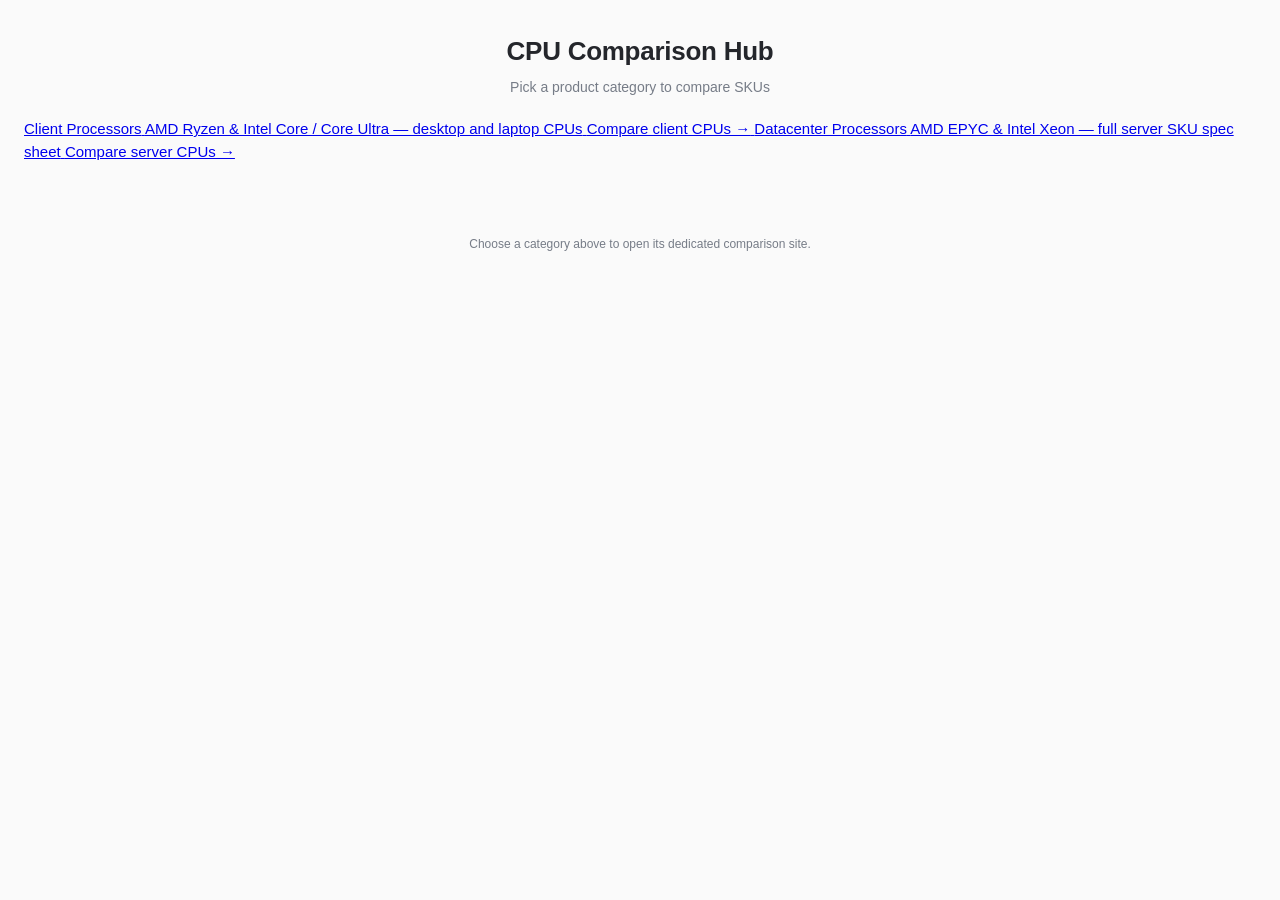
<file: index.html>
<!DOCTYPE html>
<html lang="en">
<head>
<meta charset="UTF-8">
<meta name="viewport" content="width=device-width, initial-scale=1.0">
<title>CPU Comparison Hub</title>
<link rel="stylesheet" href="styles.css?v=20261123a">
</head>
<body>
<header class="site-header">
  <div class="header-inner">
    <h1>CPU Comparison Hub</h1>
    <p class="subtitle">Pick a product category to compare SKUs</p>
  </div>
</header>

<main class="container">
  <div class="picker">
    <a class="picker-card" href="clientindex.html">
      <span class="picker-card-label">Client Processors</span>
      <span class="picker-card-desc">AMD Ryzen &amp; Intel Core / Core Ultra &mdash; desktop and laptop CPUs</span>
      <span class="picker-card-cta">Compare client CPUs &rarr;</span>
    </a>
    <a class="picker-card" href="epycindex.html">
      <span class="picker-card-label">Datacenter Processors</span>
      <span class="picker-card-desc">AMD EPYC &amp; Intel Xeon &mdash; full server SKU spec sheet</span>
      <span class="picker-card-cta">Compare server CPUs &rarr;</span>
    </a>
  </div>
</main>

<footer class="site-footer">
  <p>Choose a category above to open its dedicated comparison site.</p>
</footer>
</body>
</html>
</file>
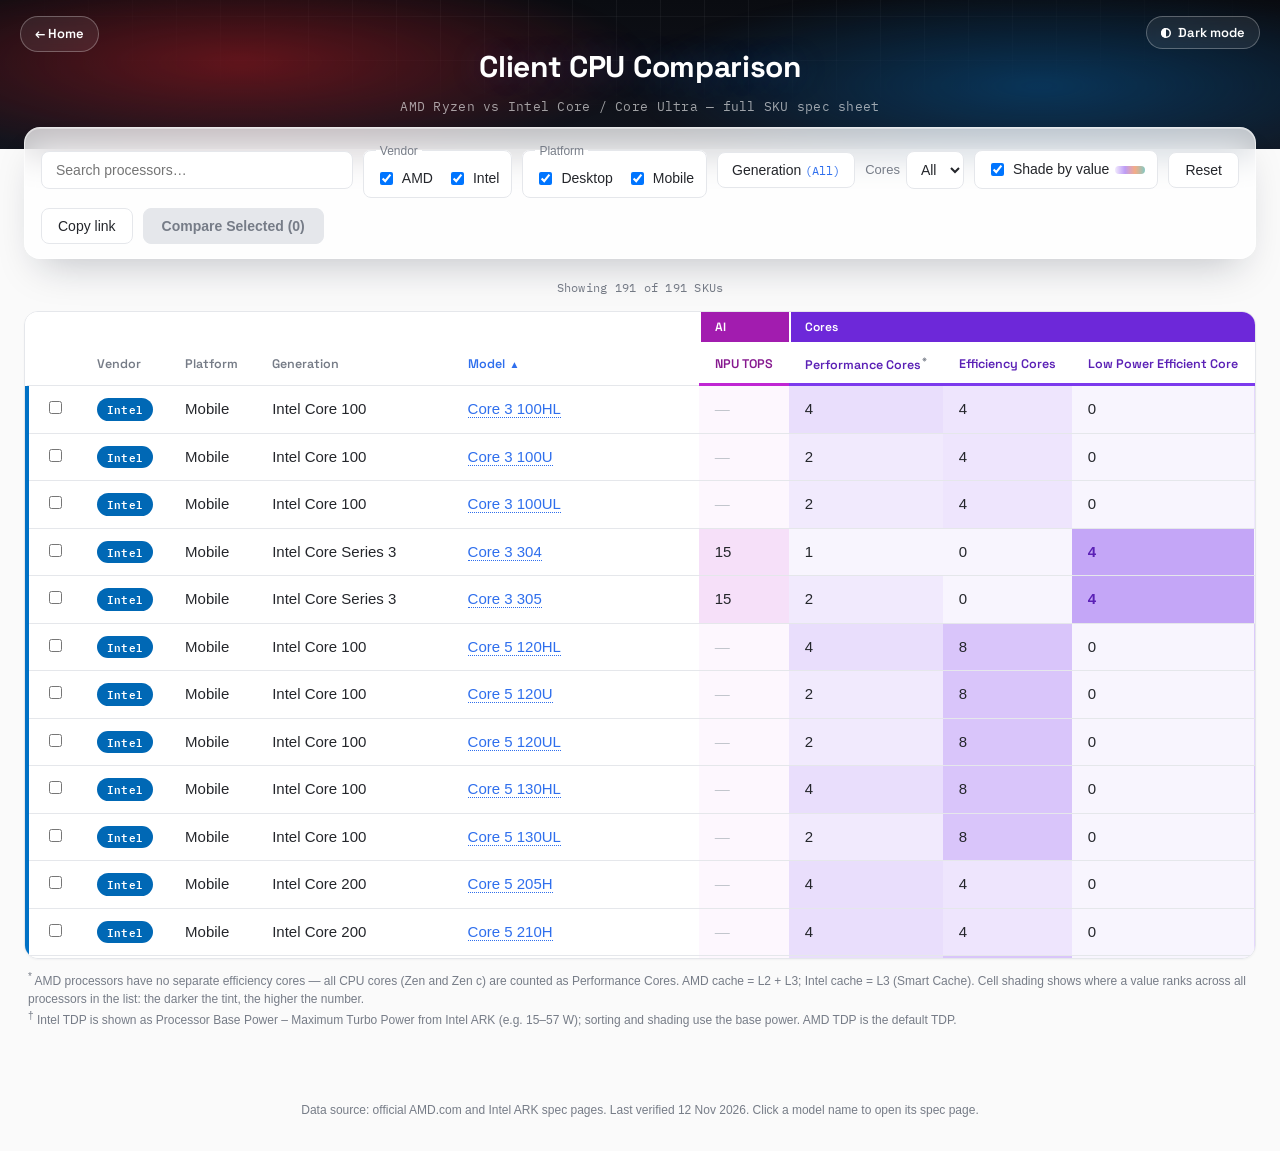
<file: clientindex.html>
<!DOCTYPE html>
<html lang="en">
<head>
<meta charset="UTF-8">
<meta name="viewport" content="width=device-width, initial-scale=1.0">
<title>AMD Ryzen vs Intel Core Client CPU Comparison</title>
<link rel="stylesheet" href="clientstyles.css?v=20261123a">
<script>
  // Apply the saved (or system) colour theme before the page paints, to avoid a flash.
  (function () {
    var t = null;
    try { t = localStorage.getItem("cpu-theme"); } catch (e) {}
    if (t !== "dark" && t !== "light") {
      t = window.matchMedia && window.matchMedia("(prefers-color-scheme: dark)").matches ? "dark" : "light";
    }
    document.documentElement.setAttribute("data-theme", t);
  })();
</script>
</head>
<body>
<header class="site-header">
  <a class="home-btn" href="index.html" aria-label="Back to CPU Comparison Hub">&larr; Home</a>
  <button type="button" class="theme-btn" id="theme-toggle" aria-pressed="false">Dark mode</button>
  <div class="header-inner">
    <h1>Client CPU Comparison</h1>
    <p class="subtitle">AMD Ryzen vs Intel Core / Core Ultra &mdash; full SKU spec sheet</p>
  </div>
</header>

<main class="container">
  <section class="controls" aria-label="Filters">
    <div class="controls-row">
      <input type="search" id="search-input" placeholder="Search processors&hellip;" aria-label="Search">

      <fieldset class="control control--checks" id="filter-vendor">
        <legend>Vendor</legend>
        <label><input type="checkbox" value="AMD" checked> AMD</label>
        <label><input type="checkbox" value="Intel" checked> Intel</label>
      </fieldset>

      <fieldset class="control control--checks" id="filter-platform">
        <legend>Platform</legend>
        <label><input type="checkbox" value="Desktop" checked> Desktop</label>
        <label><input type="checkbox" value="Mobile" checked> Mobile</label>
      </fieldset>

      <div class="control multiselect" id="filter-generation">
        <button type="button" class="multiselect-toggle">Generation <span class="ms-count"></span></button>
        <div class="multiselect-panel" hidden></div>
      </div>

      <label class="control">
        <span>Cores</span>
        <select id="filter-cores">
          <option value="">All</option>
        </select>
      </label>

      <label class="control heat-toggle" title="Tint each number by where it ranks among all processors: darker = higher">
        <input type="checkbox" id="heat-toggle" checked> Shade by value
      </label>

      <button id="reset-filters" type="button" class="reset-btn">Reset</button>
      <button id="copy-link" type="button" class="reset-btn copy-link-btn" title="Copy a link to this exact view: search, filters, sort and the processors selected for comparison">Copy link</button>
      <button id="compare-btn" type="button" class="compare-btn" disabled>Compare Selected (0)</button>
    </div>
  </section>

  <div class="status-row">
    <span id="row-count">Loading&hellip;</span>
  </div>

  <section id="compare-panel" class="compare-panel" hidden>
    <div class="compare-panel-header">
      <h2>Comparison</h2>
      <button id="compare-close" type="button" class="reset-btn">Close</button>
    </div>
    <div id="compare-table-wrap"></div>
  </section>

  <div class="table-scroll">
    <table id="cpu-table">
      <thead>
        <tr class="group-band" aria-hidden="true">
          <th colspan="5" class="band-id"></th>
          <th class="g-ai">AI</th>
          <th colspan="4" class="g-cores">Cores</th>
          <th colspan="2" class="g-clocks">Clock speed</th>
          <th class="g-cache">Cache</th>
          <th colspan="2" class="g-gfx">Graphics</th>
          <th colspan="2" class="g-power">Process &amp; power</th>
        </tr>
        <tr class="col-heads">
          <th class="col-select"><span class="sr-only">Select</span></th>
          <th data-key="vendor" data-type="text">Vendor</th>
          <th data-key="platform" data-type="text">Platform</th>
          <th data-key="generation" data-type="text">Generation</th>
          <th data-key="name" data-type="text">Model</th>
          <th data-key="npuTops" data-group="ai" data-type="num">NPU TOPS</th>
          <th data-key="pCores" data-group="cores" data-type="num" title="AMD: all CPU cores (Zen + Zen c) are counted as Performance Cores; Efficiency / Low Power columns apply to Intel only.">Performance Cores<sup class="th-note">*</sup></th>
          <th data-key="eCores" data-group="cores" data-type="num">Efficiency Cores</th>
          <th data-key="lpECores" data-group="cores" data-type="num">Low Power Efficient Core</th>
          <th data-key="threads" data-group="cores" data-type="num">Threads</th>
          <th data-key="baseFreqGHz" data-group="clocks" data-type="num">Base Frequency (GHz)</th>
          <th data-key="boostFreqGHz" data-group="clocks" data-type="num">Boost Frequency (GHz)</th>
          <th data-key="cacheMB" data-group="cache" data-type="num" title="AMD: L2 + L3 cache. Intel: L3 (Smart Cache).">Cache Memory (MB)<sup class="th-note">*</sup></th>
          <th data-key="graphicsModel" data-group="gfx" data-type="text">Graphics</th>
          <th data-key="graphicsFreqGHz" data-group="gfx" data-type="num">Graphics Frequency (GHz, up to)</th>
          <th data-key="lithography" data-group="power" data-type="text">Processor Technology</th>
          <th data-key="tdpW" data-group="power" data-type="num" title="Intel: Processor Base Power &ndash; Maximum Turbo Power (sorted and shaded by base power). AMD: default TDP.">TDP (W)<sup class="th-note">&dagger;</sup></th>
        </tr>
      </thead>
      <tbody id="cpu-table-body">
      </tbody>
    </table>
  </div>
  <p class="table-note"><sup>*</sup> AMD processors have no separate efficiency cores &mdash; all CPU cores (Zen and Zen&nbsp;c) are counted as Performance Cores. AMD cache = L2&nbsp;+&nbsp;L3; Intel cache = L3 (Smart Cache). Cell shading shows where a value ranks across all processors in the list: the darker the tint, the higher the number.<br><sup>&dagger;</sup> Intel TDP is shown as Processor Base Power &ndash; Maximum Turbo Power from Intel ARK (e.g. 15&ndash;57&nbsp;W); sorting and shading use the base power. AMD TDP is the default TDP.</p>
</main>

<footer class="site-footer">
  <p>Data source: official AMD.com and Intel ARK spec pages. Last verified 12 Nov 2026. Click a model name to open its spec page.</p>
</footer>

<script src="clientcpus.js?v=20261123a"></script>
<script src="clientapp.js?v=20261123a"></script>
</body>
</html>
</file>
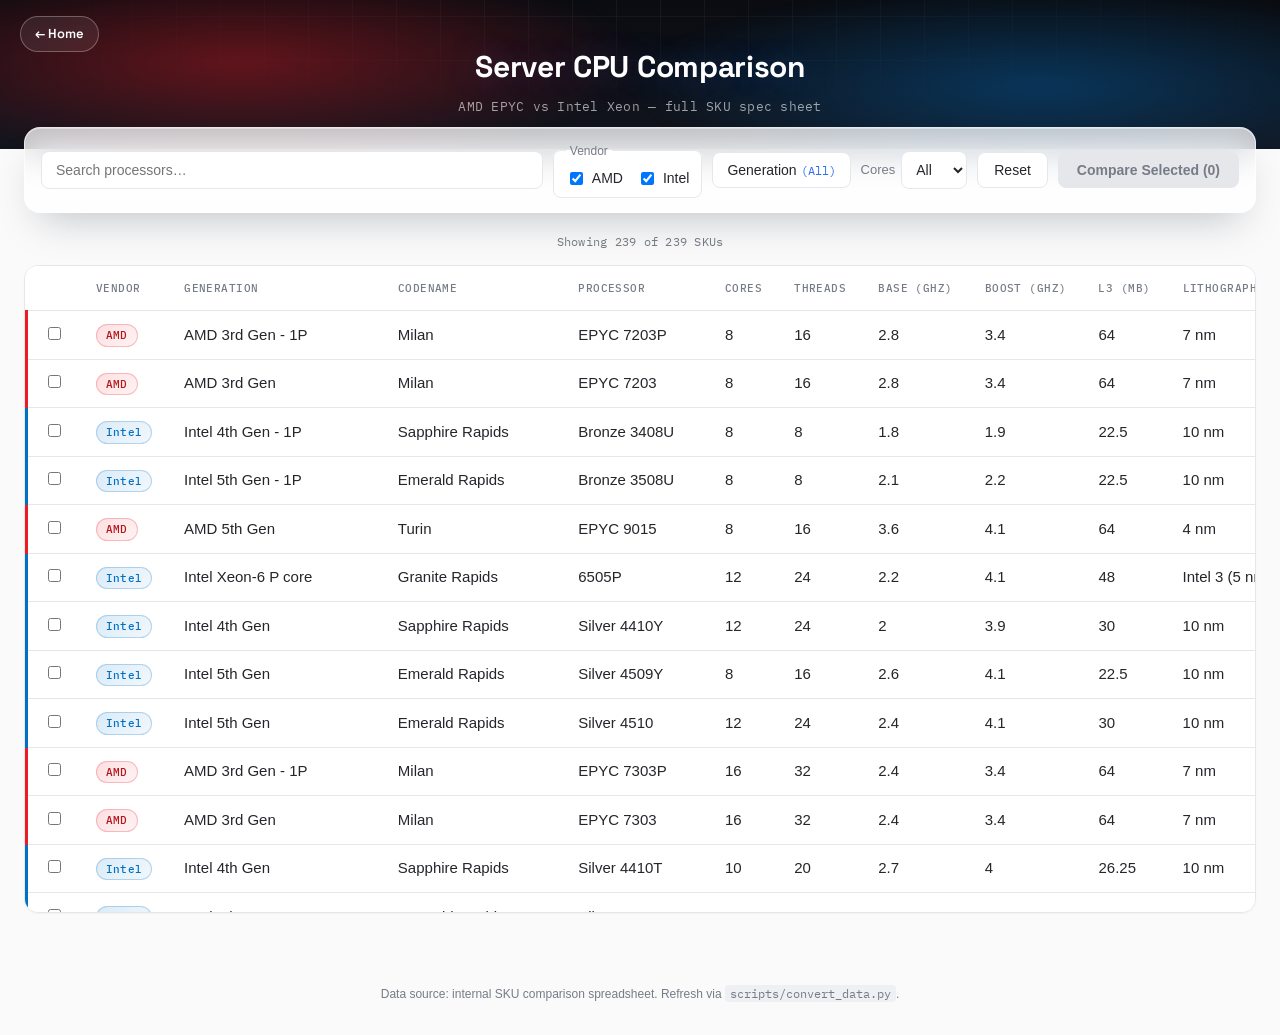
<file: epycindex.html>
<!DOCTYPE html>
<html lang="en">
<head>
<meta charset="UTF-8">
<meta name="viewport" content="width=device-width, initial-scale=1.0">
<title>AMD vs Intel Server CPU Comparison</title>
<link rel="stylesheet" href="epycstyles.css?v=20261123a">
</head>
<body>
<header class="site-header">
  <a class="home-btn" href="index.html" aria-label="Back to CPU Comparison Hub">&larr; Home</a>
  <div class="header-inner">
    <h1>Server CPU Comparison</h1>
    <p class="subtitle">AMD EPYC vs Intel Xeon &mdash; full SKU spec sheet</p>
  </div>
</header>

<main class="container">
  <section class="controls" aria-label="Filters">
    <div class="controls-row">
      <input type="search" id="search-input" placeholder="Search processors&hellip;" aria-label="Search">

      <fieldset class="control control--checks" id="filter-vendor">
        <legend>Vendor</legend>
        <label><input type="checkbox" value="AMD" checked> AMD</label>
        <label><input type="checkbox" value="Intel" checked> Intel</label>
      </fieldset>

      <div class="control multiselect" id="filter-generation">
        <button type="button" class="multiselect-toggle">Generation <span class="ms-count"></span></button>
        <div class="multiselect-panel" hidden></div>
      </div>

      <label class="control">
        <span>Cores</span>
        <select id="filter-cores">
          <option value="">All</option>
        </select>
      </label>

      <button id="reset-filters" type="button" class="reset-btn">Reset</button>
      <button id="compare-btn" type="button" class="compare-btn" disabled>Compare Selected (0)</button>
    </div>
  </section>

  <div class="status-row">
    <span id="row-count">Loading&hellip;</span>
  </div>

  <section id="compare-panel" class="compare-panel" hidden>
    <div class="compare-panel-header">
      <h2>Comparison</h2>
      <button id="compare-close" type="button" class="reset-btn">Close</button>
    </div>
    <div id="compare-table-wrap"></div>
  </section>

  <div class="table-scroll">
    <table id="cpu-table">
      <thead>
        <tr>
          <th class="col-select"><span class="sr-only">Select</span></th>
          <th data-key="vendor" data-type="text">Vendor</th>
          <th data-key="generation" data-type="text">Generation</th>
          <th data-key="codename" data-type="text">Codename</th>
          <th data-key="name" data-type="text">Processor</th>
          <th data-key="cores" data-type="num">Cores</th>
          <th data-key="threads" data-type="num">Threads</th>
          <th data-key="baseFreqGHz" data-type="num">Base (GHz)</th>
          <th data-key="maxBoostGHz" data-type="num">Boost (GHz)</th>
          <th data-key="l3CacheMB" data-type="num">L3 (MB)</th>
          <th data-key="lithography" data-type="text">Lithography</th>
          <th data-key="tdpW" data-type="num">TDP (W)</th>
          <th data-key="ddrFreqMTs" data-type="num">DDR (MT/s)</th>
          <th data-key="maxMemTB" data-type="num">Max Mem / Socket (TB)</th>
          <th data-key="memoryChannels" data-type="num">Mem Channels</th>
          <th data-key="pciLanes" data-type="num">PCI Lanes</th>
          <th data-key="scalability" data-type="text">Scalability</th>
          <th data-key="socketType" data-type="text">Socket</th>
          <th data-key="listPriceUSD" data-type="num">List Price (US$)</th>
          <th data-key="specrate2017Int" data-type="num">SPECrate2017 Int</th>
          <th data-key="specfp2017" data-type="num">SPECfp2017</th>
          <th data-key="specrate2026Int" data-type="num">SPECrate2026 Int</th>
          <th data-key="specrate2026Fp" data-type="num">SPECrate2026 FP</th>
          <th data-key="perfPerDollar" data-type="num">Perf/$</th>
        </tr>
      </thead>
      <tbody id="cpu-table-body">
      </tbody>
    </table>
  </div>
</main>

<footer class="site-footer">
  <p>Data source: internal SKU comparison spreadsheet. Refresh via <code>scripts/convert_data.py</code>.</p>
</footer>

<script src="epyccpus.js?v=20261123a"></script>
<script src="epycapp.js?v=20261123a"></script>
</body>
</html>
</file>
<file: styles.css>
:root {
  --amd-color: #ED1C24;
  --intel-color: #0071C5;
  --bg: #fafafa;
  --surface: #ffffff;
  --border: #e5e7eb;
  --text: #24262b;
  --text-muted: #767c87;
  --row-hover: #f4f6f9;
  --focus: #2f6fed;
  font-family: -apple-system, BlinkMacSystemFont, "Segoe UI", Roboto, Helvetica, Arial, sans-serif;
}

* { box-sizing: border-box; }

body {
  margin: 0;
  background: var(--bg);
  color: var(--text);
  font-size: 15px;
  line-height: 1.5;
}

.site-header {
  padding: 32px 24px 20px;
  text-align: center;
}

.header-inner h1 {
  margin: 0;
  font-size: 26px;
  font-weight: 700;
  letter-spacing: -0.01em;
}

.subtitle {
  margin: 6px 0 0;
  color: var(--text-muted);
  font-size: 14px;
}

.container {
  max-width: 1400px;
  margin: 0 auto;
  padding: 0 24px 40px;
}

.controls {
  display: flex;
  justify-content: center;
  margin-bottom: 20px;
}

.controls-row {
  display: flex;
  flex-wrap: wrap;
  gap: 10px;
  align-items: center;
}

#search-input {
  flex: 1 1 260px;
  min-width: 220px;
  padding: 10px 14px;
  border: 1px solid var(--border);
  border-radius: 8px;
  font-size: 14px;
  background: var(--surface);
}

#search-input:focus, select:focus, input:focus {
  outline: 2px solid var(--focus);
  outline-offset: 1px;
}

.control {
  display: flex;
  align-items: center;
  gap: 6px;
  font-size: 13px;
  color: var(--text-muted);
}

.control select {
  padding: 9px 10px;
  border: 1px solid var(--border);
  border-radius: 8px;
  font-size: 14px;
  background: var(--surface);
  color: var(--text);
}

.control--checks {
  border: 1px solid var(--border);
  border-radius: 8px;
  padding: 8px 12px;
  margin: 0;
  gap: 14px;
}

.control--checks legend {
  padding: 0 4px;
  font-size: 12px;
  color: var(--text-muted);
}

.control--checks label {
  display: inline-flex;
  align-items: center;
  gap: 6px;
  font-size: 14px;
  color: var(--text);
  cursor: pointer;
}

.range-control {
  display: flex;
  align-items: center;
  gap: 6px;
  font-size: 13px;
  color: var(--text-muted);
}

.range-control input[type="number"] {
  width: 72px;
  padding: 9px 8px;
  border: 1px solid var(--border);
  border-radius: 8px;
  font-size: 14px;
  background: var(--surface);
  color: var(--text);
}

.range-sep {
  color: var(--text-muted);
}

.multiselect {
  position: relative;
}

.multiselect-toggle {
  padding: 9px 14px;
  border: 1px solid var(--border);
  border-radius: 8px;
  background: var(--surface);
  color: var(--text);
  font-size: 14px;
  cursor: pointer;
}

.multiselect-toggle:hover {
  background: var(--row-hover);
}

.ms-count {
  color: var(--text-muted);
  font-size: 13px;
}

.multiselect-panel {
  position: absolute;
  top: calc(100% + 6px);
  left: 0;
  z-index: 10;
  background: var(--surface);
  border: 1px solid var(--border);
  border-radius: 8px;
  padding: 8px;
  min-width: 220px;
  max-height: 280px;
  overflow-y: auto;
  box-shadow: 0 8px 24px rgba(0, 0, 0, 0.08);
  flex-direction: column;
  gap: 6px;
}

.multiselect-panel:not([hidden]) {
  display: flex;
}

.multiselect-panel label {
  display: flex;
  align-items: center;
  gap: 8px;
  font-size: 13px;
  color: var(--text);
  padding: 4px 6px;
  border-radius: 6px;
  cursor: pointer;
  white-space: nowrap;
}

.multiselect-panel label:hover {
  background: var(--row-hover);
}

.reset-btn {
  padding: 9px 16px;
  border: 1px solid var(--border);
  border-radius: 8px;
  background: var(--surface);
  color: var(--text);
  font-size: 14px;
  cursor: pointer;
  transition: background 0.15s ease;
}

.reset-btn:hover {
  background: var(--row-hover);
}

.compare-btn {
  padding: 9px 16px;
  border: 1px solid var(--focus);
  border-radius: 8px;
  background: var(--focus);
  color: #fff;
  font-size: 14px;
  font-weight: 600;
  cursor: pointer;
  transition: background 0.15s ease, opacity 0.15s ease;
}

.compare-btn:hover:not(:disabled) {
  background: #245bc7;
}

.compare-btn:disabled {
  background: var(--border);
  border-color: var(--border);
  color: var(--text-muted);
  cursor: not-allowed;
}

.sr-only {
  position: absolute;
  width: 1px;
  height: 1px;
  overflow: hidden;
  clip: rect(0, 0, 0, 0);
  white-space: nowrap;
}

.col-select {
  width: 36px;
  text-align: center;
}

thead th.col-select {
  cursor: default;
}

tbody td.col-select {
  text-align: center;
}

.status-row {
  text-align: center;
  margin: 0 0 14px;
  color: var(--text-muted);
  font-size: 13px;
}

.table-scroll {
  background: var(--surface);
  border: 1px solid var(--border);
  border-radius: 12px;
  overflow: auto;
  max-height: 72vh;
}

table {
  border-collapse: collapse;
  width: 100%;
  min-width: 760px;
}

thead th {
  position: sticky;
  top: 0;
  background: var(--surface);
  color: var(--text-muted);
  text-align: left;
  padding: 14px 16px;
  font-size: 12px;
  font-weight: 600;
  text-transform: uppercase;
  letter-spacing: 0.03em;
  cursor: pointer;
  user-select: none;
  white-space: nowrap;
  border-bottom: 1px solid var(--border);
  z-index: 2;
}

thead th:hover {
  color: var(--text);
}

thead th .sort-indicator {
  margin-left: 5px;
  opacity: 0.6;
  font-size: 10px;
}

thead th.sorted {
  color: var(--focus);
}

thead th.sorted .sort-indicator {
  opacity: 1;
}

tbody td {
  padding: 12px 16px;
  border-bottom: 1px solid var(--border);
  white-space: nowrap;
}

tbody tr:hover {
  background: var(--row-hover);
}

tbody tr {
  border-left: 3px solid transparent;
}

tbody tr.vendor-amd {
  border-left-color: var(--amd-color);
}

tbody tr.vendor-intel {
  border-left-color: var(--intel-color);
}

.vendor-badge {
  display: inline-block;
  padding: 3px 10px;
  border-radius: 999px;
  font-size: 12px;
  font-weight: 600;
}

.vendor-badge--amd {
  background: rgba(237, 28, 36, 0.1);
  color: #b5151b;
}

.vendor-badge--intel {
  background: rgba(0, 113, 197, 0.1);
  color: #0071c5;
}

.cell-muted {
  color: #c2c6cd;
}

.spec-link {
  color: var(--focus);
  text-decoration: none;
  border-bottom: 1px dotted var(--focus);
}

.spec-link:hover {
  text-decoration: none;
  border-bottom-style: solid;
}

.no-results td {
  text-align: center;
  color: var(--text-muted);
  padding: 40px 12px;
  white-space: normal;
}

.site-footer {
  text-align: center;
  color: var(--text-muted);
  font-size: 12px;
  padding: 20px;
}

.site-footer code {
  background: #eef0f3;
  padding: 1px 5px;
  border-radius: 4px;
}

.compare-panel {
  background: var(--surface);
  border: 1px solid var(--border);
  border-radius: 12px;
  padding: 20px;
  margin-bottom: 20px;
  overflow: auto;
}

.compare-panel-header {
  display: flex;
  align-items: center;
  justify-content: space-between;
  margin-bottom: 14px;
}

.compare-panel-header h2 {
  margin: 0;
  font-size: 16px;
}

.compare-table {
  border-collapse: collapse;
  width: 100%;
  min-width: 480px;
}

.compare-table th,
.compare-table td {
  padding: 10px 16px;
  border-bottom: 1px solid var(--border);
  text-align: left;
  white-space: nowrap;
}

.compare-table thead th {
  position: static;
  background: var(--bg);
  color: var(--text);
  cursor: default;
  vertical-align: top;
  text-transform: none;
  letter-spacing: normal;
  border-radius: 8px 8px 0 0;
}

.compare-table thead th.vendor-amd {
  box-shadow: inset 3px 0 0 var(--amd-color);
}

.compare-table thead th.vendor-intel {
  box-shadow: inset 3px 0 0 var(--intel-color);
}

.compare-col-name {
  font-size: 14px;
  font-weight: 700;
  margin-bottom: 6px;
}

.compare-remove {
  background: transparent;
  border: 1px solid var(--border);
  color: var(--text-muted);
  border-radius: 6px;
  width: 22px;
  height: 22px;
  font-size: 14px;
  line-height: 1;
  cursor: pointer;
}

.compare-remove:hover {
  background: var(--row-hover);
  color: var(--text);
}

.compare-label {
  font-weight: 600;
  color: var(--text-muted);
  font-size: 12px;
  text-transform: uppercase;
  letter-spacing: 0.02em;
}

.compare-best {
  background: rgba(47, 111, 237, 0.08);
  font-weight: 700;
  color: #1a4bb0;
}
</file>
<file: clientstyles.css>
@import url('https://fonts.googleapis.com/css2?family=IBM+Plex+Mono:wght@400;500;600&family=Space+Grotesk:wght@500;600;700&display=swap');

:root {
  --amd-color: #ED1C24;
  --intel-color: #0071C5;
  --bg: #fafafa;
  --surface: #ffffff;
  --border: #e5e7eb;
  --text: #24262b;
  --text-muted: #767c87;
  --row-hover: #f4f6f9;
  --focus: #2f6fed;
  --glass: rgba(255, 255, 255, 0.72);
  --glass-border: rgba(255, 255, 255, 0.6);
  --cell-muted: #c2c6cd;
  --code-bg: #eef0f3;
  --best-ink: #1a4bb0;
  --scroll-thumb: rgba(15, 23, 42, 0.15);
  --hover-overlay: rgba(15, 23, 42, 0.045);
  --shadow-strong: rgba(15, 23, 42, 0.25);
  color-scheme: light;
  --ink: #0a0c11;
  --ink-2: #12151e;
  /* Spec-group palette. Red and blue stay reserved for AMD / Intel. */
  --g-ai: 192 38 211;      --gb-ai: #a21caf;     --gi-ai: #86198f;
  --g-cores: 124 58 237;   --gb-cores: #6d28d9;  --gi-cores: #5b21b6;
  --g-clocks: 234 88 12;   --gb-clocks: #c2410c; --gi-clocks: #9a3412;
  --g-cache: 13 148 136;   --gb-cache: #0f766e;  --gi-cache: #115e59;
  --g-gfx: 101 163 13;     --gb-gfx: #4d7c0f;    --gi-gfx: #3f6212;
  --g-power: 202 138 4;    --gb-power: #a16207;  --gi-power: #854d0e;
  --font-display: "Space Grotesk", -apple-system, BlinkMacSystemFont, "Segoe UI", sans-serif;
  --font-mono: "IBM Plex Mono", ui-monospace, "SFMono-Regular", Menlo, Consolas, monospace;
  font-family: -apple-system, BlinkMacSystemFont, "Segoe UI", Roboto, Helvetica, Arial, sans-serif;
}

* { box-sizing: border-box; }

body {
  margin: 0;
  background: var(--bg);
  color: var(--text);
  font-size: 15px;
  line-height: 1.5;
}

:focus-visible {
  outline: 2px solid var(--focus);
  outline-offset: 2px;
  border-radius: 4px;
}

/* ---------- Header: silicon-die hero ---------- */

.site-header {
  position: relative;
  overflow: hidden;
  isolation: isolate;
  padding: 44px 24px 32px;
  text-align: center;
  background: linear-gradient(180deg, var(--ink) 0%, var(--ink-2) 100%);
  color: #fff;
}

.site-header::before {
  content: "";
  position: absolute;
  inset: 0;
  background-image:
    repeating-linear-gradient(0deg, rgba(255, 255, 255, 0.05) 0 1px, transparent 1px 44px),
    repeating-linear-gradient(90deg, rgba(255, 255, 255, 0.05) 0 1px, transparent 1px 44px);
  -webkit-mask-image: radial-gradient(ellipse 70% 100% at 50% 0%, black 0%, transparent 80%);
          mask-image: radial-gradient(ellipse 70% 100% at 50% 0%, black 0%, transparent 80%);
  pointer-events: none;
}

.site-header::after {
  content: "";
  position: absolute;
  inset: -30% -10%;
  background:
    radial-gradient(38% 60% at 24% 45%, rgba(237, 28, 36, 0.38), transparent 70%),
    radial-gradient(38% 60% at 76% 55%, rgba(0, 113, 197, 0.38), transparent 70%);
  filter: blur(6px);
  animation: duel-drift 16s ease-in-out infinite alternate;
  pointer-events: none;
}

@keyframes duel-drift {
  0%   { transform: translate(-2%, 0%) scale(1); }
  100% { transform: translate(2%, -2%) scale(1.05); }
}

.header-inner {
  position: relative;
  z-index: 1;
}

.header-inner h1 {
  margin: 0;
  font-family: var(--font-display);
  font-size: 30px;
  font-weight: 700;
  letter-spacing: -0.01em;
  text-shadow: 0 0 32px rgba(80, 140, 255, 0.25);
}

.subtitle {
  position: relative;
  z-index: 1;
  margin: 8px 0 0;
  color: rgba(255, 255, 255, 0.6);
  font-family: var(--font-mono);
  font-size: 13px;
  letter-spacing: 0.02em;
}

/* ---------- Layout ---------- */

.container {
  max-width: 1400px;
  margin: 0 auto;
  padding: 0 24px 40px;
}

.controls {
  display: flex;
  justify-content: center;
  margin: -22px 0 20px;
  position: relative;
  z-index: 5;
}

.controls-row {
  display: flex;
  flex-wrap: wrap;
  gap: 10px;
  align-items: center;
  width: 100%;
  background: var(--glass);
  backdrop-filter: blur(18px) saturate(180%);
  -webkit-backdrop-filter: blur(18px) saturate(180%);
  border: 1px solid var(--glass-border);
  box-shadow: 0 20px 40px -16px var(--shadow-strong), 0 1px 0 rgba(255, 255, 255, 0.4) inset;
  border-radius: 16px;
  padding: 14px 16px;
}

#search-input {
  flex: 1 1 260px;
  min-width: 220px;
  padding: 10px 14px;
  border: 1px solid var(--border);
  border-radius: 8px;
  font-size: 14px;
  background: var(--surface);
  color: var(--text);
  transition: box-shadow 0.15s ease, border-color 0.15s ease;
}

#search-input:focus, select:focus, input:focus {
  outline: none;
  border-color: var(--focus);
  box-shadow: 0 0 0 4px rgba(47, 111, 237, 0.15);
}

.control {
  display: flex;
  align-items: center;
  gap: 6px;
  font-size: 13px;
  color: var(--text-muted);
}

.control select {
  padding: 9px 10px;
  border: 1px solid var(--border);
  border-radius: 8px;
  font-size: 14px;
  background: var(--surface);
  color: var(--text);
}

.control--checks {
  border: 1px solid var(--border);
  border-radius: 8px;
  padding: 8px 12px;
  margin: 0;
  gap: 14px;
  background: var(--surface);
}

.control--checks legend {
  padding: 0 4px;
  font-size: 12px;
  color: var(--text-muted);
}

.control--checks label {
  display: inline-flex;
  align-items: center;
  gap: 6px;
  font-size: 14px;
  color: var(--text);
  cursor: pointer;
}

.range-control {
  display: flex;
  align-items: center;
  gap: 6px;
  font-size: 13px;
  color: var(--text-muted);
}

.range-control input[type="number"] {
  width: 72px;
  padding: 9px 8px;
  border: 1px solid var(--border);
  border-radius: 8px;
  font-size: 14px;
  background: var(--surface);
  color: var(--text);
}

.range-sep {
  color: var(--text-muted);
}

.multiselect {
  position: relative;
}

.multiselect-toggle {
  padding: 9px 14px;
  border: 1px solid var(--border);
  border-radius: 8px;
  background: var(--surface);
  color: var(--text);
  font-size: 14px;
  cursor: pointer;
  transition: transform 0.15s ease, box-shadow 0.15s ease, background 0.15s ease;
}

.multiselect-toggle:hover {
  background: var(--row-hover);
  transform: translateY(-1px);
  box-shadow: 0 4px 12px rgba(15, 23, 42, 0.08);
}

.ms-count {
  color: var(--focus);
  font-family: var(--font-mono);
  font-size: 12px;
}

.multiselect-panel {
  position: absolute;
  top: calc(100% + 6px);
  left: 0;
  z-index: 20;
  background: var(--surface);
  border: 1px solid var(--border);
  border-radius: 10px;
  padding: 8px;
  min-width: 220px;
  max-height: 280px;
  overflow-y: auto;
  box-shadow: 0 16px 40px rgba(15, 23, 42, 0.16);
  flex-direction: column;
  gap: 6px;
}

.multiselect-panel:not([hidden]) {
  display: flex;
}

.multiselect-panel label {
  display: flex;
  align-items: center;
  gap: 8px;
  font-size: 13px;
  color: var(--text);
  padding: 4px 6px;
  border-radius: 6px;
  cursor: pointer;
  white-space: nowrap;
}

.multiselect-panel label:hover {
  background: var(--row-hover);
}

.reset-btn {
  padding: 9px 16px;
  border: 1px solid var(--border);
  border-radius: 8px;
  background: var(--surface);
  color: var(--text);
  font-size: 14px;
  cursor: pointer;
  transition: background 0.15s ease, transform 0.15s ease, box-shadow 0.15s ease;
}

.reset-btn:hover {
  background: var(--row-hover);
  transform: translateY(-1px);
  box-shadow: 0 4px 12px rgba(15, 23, 42, 0.08);
}

.compare-btn {
  padding: 9px 18px;
  border: 1px solid transparent;
  border-radius: 8px;
  background: linear-gradient(135deg, var(--focus), #7c3aed);
  color: #fff;
  font-size: 14px;
  font-weight: 600;
  cursor: pointer;
  box-shadow: 0 6px 16px rgba(47, 111, 237, 0.35);
  transition: transform 0.15s ease, box-shadow 0.15s ease, background 0.15s ease, opacity 0.15s ease;
}

.compare-btn:hover:not(:disabled) {
  transform: translateY(-1px);
  box-shadow: 0 10px 24px rgba(47, 111, 237, 0.45);
}

.compare-btn:active:not(:disabled) {
  transform: translateY(0);
}

.compare-btn:disabled {
  background: var(--border);
  border-color: var(--border);
  color: var(--text-muted);
  box-shadow: none;
  cursor: not-allowed;
}

.sr-only {
  position: absolute;
  width: 1px;
  height: 1px;
  overflow: hidden;
  clip: rect(0, 0, 0, 0);
  white-space: nowrap;
}

.col-select {
  width: 36px;
  text-align: center;
}

thead th.col-select {
  cursor: default;
}

tbody td.col-select {
  text-align: center;
}

.status-row {
  text-align: center;
  margin: 0 0 14px;
  color: var(--text-muted);
  font-family: var(--font-mono);
  font-size: 12px;
  letter-spacing: 0.02em;
}

.table-scroll {
  background: var(--surface);
  border: 1px solid var(--border);
  border-radius: 14px;
  overflow: auto;
  max-height: 72vh;
  box-shadow: 0 1px 2px rgba(15, 23, 42, 0.04);
}

.table-scroll::-webkit-scrollbar {
  width: 10px;
  height: 10px;
}

.table-scroll::-webkit-scrollbar-track {
  background: transparent;
}

.table-scroll::-webkit-scrollbar-thumb {
  background: var(--scroll-thumb);
  border-radius: 8px;
}

.table-scroll::-webkit-scrollbar-thumb:hover {
  background: rgba(15, 23, 42, 0.28);
}

table {
  border-collapse: collapse;
  width: 100%;
  min-width: 760px;
}

#cpu-table thead {
  position: sticky;
  top: 0;
  z-index: 3;
}

thead th {
  background: var(--surface);
  color: var(--text-muted);
  text-align: left;
  padding: 12px 16px;
  font-family: var(--font-display);
  font-size: 12.5px;
  font-weight: 600;
  cursor: pointer;
  user-select: none;
  white-space: nowrap;
  box-shadow: inset 0 -1px 0 var(--border);
}

/* Coloured band naming each spec group (acts as the legend) */
#cpu-table .group-band th {
  padding: 6px 16px;
  color: #fff;
  font-size: 12px;
  font-weight: 600;
  letter-spacing: 0.01em;
  cursor: default;
  background: var(--gb);
  box-shadow: inset 2px 0 0 var(--surface);
}

#cpu-table .group-band th.band-id {
  background: var(--surface);
  box-shadow: none;
}

#cpu-table .col-heads th[data-group] {
  color: var(--gi);
  box-shadow: inset 0 -3px 0 rgb(var(--g));
}

#cpu-table .col-heads th[data-group]:hover {
  background: rgb(var(--g) / 0.06);
}

thead th:hover {
  color: var(--text);
}

thead th .sort-indicator {
  margin-left: 5px;
  opacity: 0.6;
  font-size: 10px;
}

thead th.sorted {
  color: var(--focus);
}

#cpu-table .col-heads th[data-group].sorted {
  color: var(--gi);
  background: rgb(var(--g) / 0.1);
}

/* Group colour variables, applied to band cells, headers, body cells, compare panel */
.g-ai     { --g: var(--g-ai);     --gb: var(--gb-ai);     --gi: var(--gi-ai); }
.g-cores  { --g: var(--g-cores);  --gb: var(--gb-cores);  --gi: var(--gi-cores); }
.g-clocks { --g: var(--g-clocks); --gb: var(--gb-clocks); --gi: var(--gi-clocks); }
.g-cache  { --g: var(--g-cache);  --gb: var(--gb-cache);  --gi: var(--gi-cache); }
.g-gfx    { --g: var(--g-gfx);    --gb: var(--gb-gfx);    --gi: var(--gi-gfx); }
.g-power  { --g: var(--g-power);  --gb: var(--gb-power);  --gi: var(--gi-power); }
th[data-group="ai"]     { --g: var(--g-ai);     --gi: var(--gi-ai); }
th[data-group="cores"]  { --g: var(--g-cores);  --gi: var(--gi-cores); }
th[data-group="clocks"] { --g: var(--g-clocks); --gi: var(--gi-clocks); }
th[data-group="cache"]  { --g: var(--g-cache);  --gi: var(--gi-cache); }
th[data-group="gfx"]    { --g: var(--g-gfx);    --gi: var(--gi-gfx); }
th[data-group="power"]  { --g: var(--g-power);  --gi: var(--gi-power); }

/* Body cells: faint group wash, or value shading when "Shade by value" is on */
#cpu-table tbody td.grp {
  background: rgb(var(--g) / 0.035);
}

#cpu-table.heat tbody td.heat-cell {
  background: rgb(var(--g) / var(--a));
}

#cpu-table.heat tbody td.heat-top {
  color: var(--gi);
  font-weight: 700;
}

#cpu-table tbody tr:hover td {
  box-shadow: inset 0 0 0 999px var(--hover-overlay);
}

.heat-toggle {
  border: 1px solid var(--border);
  border-radius: 8px;
  padding: 8px 12px;
  background: var(--surface);
  color: var(--text);
  font-size: 14px;
  cursor: pointer;
}

.heat-toggle::after {
  content: "";
  width: 30px;
  height: 8px;
  border-radius: 4px;
  background: linear-gradient(90deg, rgb(var(--g-cores) / 0.1), rgb(var(--g-cores) / 0.5), rgb(var(--g-clocks) / 0.5), rgb(var(--g-cache) / 0.5));
}

thead th.sorted .sort-indicator {
  opacity: 1;
}

tbody td {
  padding: 12px 16px;
  border-bottom: 1px solid var(--border);
  white-space: nowrap;
}

tbody tr {
  border-left: 4px solid transparent;
  animation: row-in 0.3s ease both;
}

@keyframes row-in {
  from { opacity: 0; transform: translateY(2px); }
  to   { opacity: 1; transform: translateY(0); }
}

tbody tr:hover {
  background: var(--row-hover);
}

tbody tr.vendor-amd {
  border-left-color: var(--amd-color);
}

tbody tr.vendor-amd:hover {
  background: linear-gradient(90deg, rgba(237, 28, 36, 0.07), transparent 45%);
}

tbody tr.vendor-intel {
  border-left-color: var(--intel-color);
}

tbody tr.vendor-intel:hover {
  background: linear-gradient(90deg, rgba(0, 113, 197, 0.07), transparent 45%);
}

.vendor-badge {
  display: inline-block;
  padding: 3px 10px;
  border-radius: 999px;
  font-family: var(--font-mono);
  font-size: 11px;
  font-weight: 500;
  letter-spacing: 0.02em;
}

.vendor-badge--amd {
  background: #d9151d;
  color: #fff;
  font-weight: 600;
}

.vendor-badge--intel {
  background: #0068b5;
  color: #fff;
  font-weight: 600;
}

.cell-muted {
  color: var(--cell-muted);
}

.spec-link {
  color: var(--focus);
  text-decoration: none;
  border-bottom: 1px dotted var(--focus);
}

.spec-link:hover {
  text-decoration: none;
  border-bottom-style: solid;
}

.no-results td {
  text-align: center;
  color: var(--text-muted);
  padding: 40px 12px;
  white-space: normal;
}

.site-footer {
  text-align: center;
  color: var(--text-muted);
  font-size: 12px;
  padding: 20px;
}

.site-footer code {
  background: var(--code-bg);
  padding: 1px 5px;
  border-radius: 4px;
  font-family: var(--font-mono);
}

.table-note {
  margin: 10px 4px 0;
  color: var(--text-muted);
  font-size: 12px;
  line-height: 1.5;
}

.th-note {
  font-size: 0.75em;
  margin-left: 1px;
  color: var(--text-muted);
}

/* ---------- Compare panel ---------- */

.compare-panel {
  position: relative;
  background: var(--glass);
  backdrop-filter: blur(18px) saturate(180%);
  -webkit-backdrop-filter: blur(18px) saturate(180%);
  border: 1px solid var(--glass-border);
  border-radius: 14px;
  padding: 20px;
  margin-bottom: 20px;
  overflow: auto;
  box-shadow: 0 24px 60px -20px rgba(15, 23, 42, 0.3);
}

.compare-panel::before {
  content: "";
  position: absolute;
  top: 0;
  left: 0;
  right: 0;
  height: 3px;
  border-radius: 14px 14px 0 0;
  background: linear-gradient(90deg, var(--amd-color), var(--focus), var(--intel-color));
}

.compare-panel-header {
  display: flex;
  align-items: center;
  justify-content: space-between;
  margin-bottom: 14px;
}

.compare-panel-header h2 {
  margin: 0;
  font-family: var(--font-display);
  font-size: 17px;
  font-weight: 600;
}

.compare-table {
  border-collapse: collapse;
  width: 100%;
  min-width: 480px;
}

.compare-table th,
.compare-table td {
  padding: 10px 16px;
  border-bottom: 1px solid var(--border);
  text-align: left;
  white-space: nowrap;
}

.compare-table thead th {
  position: static;
  font-weight: 600;
  background: transparent;
  color: var(--text);
  cursor: default;
  vertical-align: top;
  text-transform: none;
  letter-spacing: normal;
  font-family: inherit;
  font-size: inherit;
  box-shadow: none;
  border-radius: 0;
}

.compare-table thead th.vendor-amd {
  box-shadow: inset 3px 0 0 var(--amd-color);
}

.compare-table thead th.vendor-intel {
  box-shadow: inset 3px 0 0 var(--intel-color);
}

.compare-col-name {
  font-family: var(--font-display);
  font-size: 14px;
  font-weight: 600;
  margin-bottom: 6px;
}

.compare-remove {
  background: transparent;
  border: 1px solid var(--border);
  color: var(--text-muted);
  border-radius: 6px;
  width: 22px;
  height: 22px;
  font-size: 14px;
  line-height: 1;
  cursor: pointer;
  transition: background 0.15s ease, color 0.15s ease;
}

.compare-remove:hover {
  background: var(--row-hover);
  color: var(--text);
}

.compare-label {
  font-weight: 500;
  color: var(--text-muted);
  font-family: var(--font-mono);
  font-size: 12px;
}

.compare-label[class*="g-"] {
  color: var(--gi);
  box-shadow: inset 3px 0 0 rgb(var(--g));
}

.compare-best[class*="g-"] {
  background: rgb(var(--g) / 0.16);
  box-shadow: inset 0 0 0 1px rgb(var(--g) / 0.35);
  color: var(--gi);
}

.compare-best {
  background: linear-gradient(135deg, rgba(47, 111, 237, 0.12), rgba(124, 58, 237, 0.06));
  box-shadow: inset 0 0 0 1px rgba(47, 111, 237, 0.18);
  font-weight: 700;
  color: var(--best-ink);
}

@media (prefers-reduced-motion: reduce) {
  .site-header::after,
  tbody tr {
    animation: none;
  }
}

/* Home button: returns to the hub page (index.html) */
.home-btn {
  position: absolute;
  top: 16px;
  left: 20px;
  z-index: 2;
  display: inline-flex;
  align-items: center;
  gap: 6px;
  padding: 7px 14px;
  border: 1px solid rgba(255, 255, 255, 0.28);
  border-radius: 999px;
  background: rgba(255, 255, 255, 0.08);
  color: #fff;
  font-family: var(--font-display);
  font-size: 13px;
  font-weight: 600;
  text-decoration: none;
  backdrop-filter: blur(4px);
  transition: background 0.15s ease, border-color 0.15s ease;
}

.theme-btn {
  position: absolute;
  top: 16px;
  right: 20px;
  z-index: 2;
  padding: 7px 14px;
  border: 1px solid rgba(255, 255, 255, 0.28);
  border-radius: 999px;
  background: rgba(255, 255, 255, 0.08);
  color: #fff;
  font-family: var(--font-display);
  font-size: 13px;
  font-weight: 600;
  cursor: pointer;
  backdrop-filter: blur(4px);
  transition: background 0.15s ease, border-color 0.15s ease;
}

.theme-btn::before {
  content: "";
  display: inline-block;
  width: 10px;
  height: 10px;
  margin-right: 7px;
  border-radius: 50%;
  vertical-align: -1px;
  background: linear-gradient(90deg, #fff 50%, transparent 50%);
  box-shadow: inset 0 0 0 1.5px #fff;
}

.theme-btn:hover {
  background: rgba(255, 255, 255, 0.18);
  border-color: rgba(255, 255, 255, 0.5);
}

.copy-link-btn.copied {
  border-color: rgb(var(--g-cache));
  color: var(--gi-cache);
}

.home-btn:hover {
  background: rgba(255, 255, 255, 0.18);
  border-color: rgba(255, 255, 255, 0.5);
}

.home-btn:focus-visible {
  outline: 2px solid var(--focus);
  outline-offset: 2px;
}

@media (max-width: 600px) {
  .theme-btn {
    position: relative;
    top: auto;
    right: auto;
    margin: 0 0 14px 8px;
  }

  .home-btn {
    position: relative;
    top: auto;
    left: auto;
    margin-bottom: 14px;
  }
}

/* ---------- Dark theme ---------- */

:root[data-theme="dark"] {
  color-scheme: dark;
  --bg: #0e131d;
  --surface: #151b27;
  --border: #263043;
  --text: #e4e8ef;
  --text-muted: #96a0b1;
  --row-hover: #1b2331;
  --focus: #6b9bff;
  --glass: rgba(21, 27, 39, 0.82);
  --glass-border: rgba(255, 255, 255, 0.08);
  --cell-muted: #465166;
  --code-bg: #222b3b;
  --best-ink: #a9c2ff;
  --scroll-thumb: rgba(255, 255, 255, 0.16);
  --hover-overlay: rgba(255, 255, 255, 0.05);
  --shadow-strong: rgba(0, 0, 0, 0.55);
  /* Lighter group inks so coloured text stays readable on dark cells */
  --gi-ai: #f0abfc;
  --gi-cores: #c4b5fd;
  --gi-clocks: #fdba74;
  --gi-cache: #5eead4;
  --gi-gfx: #bef264;
  --gi-power: #fcd34d;
}

:root[data-theme="dark"] .theme-btn::before {
  background: linear-gradient(90deg, transparent 50%, #fff 50%);
}

:root[data-theme="dark"] .multiselect-panel,
:root[data-theme="dark"] .table-scroll {
  box-shadow: 0 16px 40px rgba(0, 0, 0, 0.45);
}

:root[data-theme="dark"] #cpu-table.heat tbody td.heat-cell {
  background: rgb(var(--g) / calc(var(--a) * 0.9));
}

:root[data-theme="dark"] .vendor-badge--amd { background: #e0262d; }
:root[data-theme="dark"] .vendor-badge--intel { background: #1177c8; }
</file>
<file: epycstyles.css>
@import url('https://fonts.googleapis.com/css2?family=IBM+Plex+Mono:wght@400;500;600&family=Space+Grotesk:wght@500;600;700&display=swap');

:root {
  --amd-color: #ED1C24;
  --intel-color: #0071C5;
  --bg: #fafafa;
  --surface: #ffffff;
  --border: #e5e7eb;
  --text: #24262b;
  --text-muted: #767c87;
  --row-hover: #f4f6f9;
  --focus: #2f6fed;
  --ink: #0a0c11;
  --ink-2: #12151e;
  --font-display: "Space Grotesk", -apple-system, BlinkMacSystemFont, "Segoe UI", sans-serif;
  --font-mono: "IBM Plex Mono", ui-monospace, "SFMono-Regular", Menlo, Consolas, monospace;
  font-family: -apple-system, BlinkMacSystemFont, "Segoe UI", Roboto, Helvetica, Arial, sans-serif;
}

* { box-sizing: border-box; }

body {
  margin: 0;
  background: var(--bg);
  color: var(--text);
  font-size: 15px;
  line-height: 1.5;
}

:focus-visible {
  outline: 2px solid var(--focus);
  outline-offset: 2px;
  border-radius: 4px;
}

/* ---------- Header: silicon-die hero ---------- */

.site-header {
  position: relative;
  overflow: hidden;
  isolation: isolate;
  padding: 44px 24px 32px;
  text-align: center;
  background: linear-gradient(180deg, var(--ink) 0%, var(--ink-2) 100%);
  color: #fff;
}

.site-header::before {
  content: "";
  position: absolute;
  inset: 0;
  background-image:
    repeating-linear-gradient(0deg, rgba(255, 255, 255, 0.05) 0 1px, transparent 1px 44px),
    repeating-linear-gradient(90deg, rgba(255, 255, 255, 0.05) 0 1px, transparent 1px 44px);
  -webkit-mask-image: radial-gradient(ellipse 70% 100% at 50% 0%, black 0%, transparent 80%);
          mask-image: radial-gradient(ellipse 70% 100% at 50% 0%, black 0%, transparent 80%);
  pointer-events: none;
}

.site-header::after {
  content: "";
  position: absolute;
  inset: -30% -10%;
  background:
    radial-gradient(38% 60% at 24% 45%, rgba(237, 28, 36, 0.38), transparent 70%),
    radial-gradient(38% 60% at 76% 55%, rgba(0, 113, 197, 0.38), transparent 70%);
  filter: blur(6px);
  animation: duel-drift 16s ease-in-out infinite alternate;
  pointer-events: none;
}

@keyframes duel-drift {
  0%   { transform: translate(-2%, 0%) scale(1); }
  100% { transform: translate(2%, -2%) scale(1.05); }
}

.header-inner {
  position: relative;
  z-index: 1;
}

.header-inner h1 {
  margin: 0;
  font-family: var(--font-display);
  font-size: 30px;
  font-weight: 700;
  letter-spacing: -0.01em;
  text-shadow: 0 0 32px rgba(80, 140, 255, 0.25);
}

.subtitle {
  position: relative;
  z-index: 1;
  margin: 8px 0 0;
  color: rgba(255, 255, 255, 0.6);
  font-family: var(--font-mono);
  font-size: 13px;
  letter-spacing: 0.02em;
}

/* ---------- Layout ---------- */

.container {
  max-width: 1400px;
  margin: 0 auto;
  padding: 0 24px 40px;
}

.controls {
  display: flex;
  justify-content: center;
  margin: -22px 0 20px;
  position: relative;
  z-index: 5;
}

.controls-row {
  display: flex;
  flex-wrap: wrap;
  gap: 10px;
  align-items: center;
  width: 100%;
  background: rgba(255, 255, 255, 0.72);
  backdrop-filter: blur(18px) saturate(180%);
  -webkit-backdrop-filter: blur(18px) saturate(180%);
  border: 1px solid rgba(255, 255, 255, 0.6);
  box-shadow: 0 20px 40px -16px rgba(15, 23, 42, 0.25), 0 1px 0 rgba(255, 255, 255, 0.4) inset;
  border-radius: 16px;
  padding: 14px 16px;
}

#search-input {
  flex: 1 1 260px;
  min-width: 220px;
  padding: 10px 14px;
  border: 1px solid var(--border);
  border-radius: 8px;
  font-size: 14px;
  background: var(--surface);
  transition: box-shadow 0.15s ease, border-color 0.15s ease;
}

#search-input:focus, select:focus, input:focus {
  outline: none;
  border-color: var(--focus);
  box-shadow: 0 0 0 4px rgba(47, 111, 237, 0.15);
}

.control {
  display: flex;
  align-items: center;
  gap: 6px;
  font-size: 13px;
  color: var(--text-muted);
}

.control select {
  padding: 9px 10px;
  border: 1px solid var(--border);
  border-radius: 8px;
  font-size: 14px;
  background: var(--surface);
  color: var(--text);
}

.control--checks {
  border: 1px solid var(--border);
  border-radius: 8px;
  padding: 8px 12px;
  margin: 0;
  gap: 14px;
  background: var(--surface);
}

.control--checks legend {
  padding: 0 4px;
  font-size: 12px;
  color: var(--text-muted);
}

.control--checks label {
  display: inline-flex;
  align-items: center;
  gap: 6px;
  font-size: 14px;
  color: var(--text);
  cursor: pointer;
}

.range-control {
  display: flex;
  align-items: center;
  gap: 6px;
  font-size: 13px;
  color: var(--text-muted);
}

.range-control input[type="number"] {
  width: 72px;
  padding: 9px 8px;
  border: 1px solid var(--border);
  border-radius: 8px;
  font-size: 14px;
  background: var(--surface);
  color: var(--text);
}

.range-sep {
  color: var(--text-muted);
}

.multiselect {
  position: relative;
}

.multiselect-toggle {
  padding: 9px 14px;
  border: 1px solid var(--border);
  border-radius: 8px;
  background: var(--surface);
  color: var(--text);
  font-size: 14px;
  cursor: pointer;
  transition: transform 0.15s ease, box-shadow 0.15s ease, background 0.15s ease;
}

.multiselect-toggle:hover {
  background: var(--row-hover);
  transform: translateY(-1px);
  box-shadow: 0 4px 12px rgba(15, 23, 42, 0.08);
}

.ms-count {
  color: var(--focus);
  font-family: var(--font-mono);
  font-size: 12px;
}

.multiselect-panel {
  position: absolute;
  top: calc(100% + 6px);
  left: 0;
  z-index: 20;
  background: var(--surface);
  border: 1px solid var(--border);
  border-radius: 10px;
  padding: 8px;
  min-width: 220px;
  max-height: 280px;
  overflow-y: auto;
  box-shadow: 0 16px 40px rgba(15, 23, 42, 0.16);
  flex-direction: column;
  gap: 6px;
}

.multiselect-panel:not([hidden]) {
  display: flex;
}

.multiselect-panel label {
  display: flex;
  align-items: center;
  gap: 8px;
  font-size: 13px;
  color: var(--text);
  padding: 4px 6px;
  border-radius: 6px;
  cursor: pointer;
  white-space: nowrap;
}

.multiselect-panel label:hover {
  background: var(--row-hover);
}

.reset-btn {
  padding: 9px 16px;
  border: 1px solid var(--border);
  border-radius: 8px;
  background: var(--surface);
  color: var(--text);
  font-size: 14px;
  cursor: pointer;
  transition: background 0.15s ease, transform 0.15s ease, box-shadow 0.15s ease;
}

.reset-btn:hover {
  background: var(--row-hover);
  transform: translateY(-1px);
  box-shadow: 0 4px 12px rgba(15, 23, 42, 0.08);
}

.compare-btn {
  padding: 9px 18px;
  border: 1px solid transparent;
  border-radius: 8px;
  background: linear-gradient(135deg, var(--focus), #7c3aed);
  color: #fff;
  font-size: 14px;
  font-weight: 600;
  cursor: pointer;
  box-shadow: 0 6px 16px rgba(47, 111, 237, 0.35);
  transition: transform 0.15s ease, box-shadow 0.15s ease, background 0.15s ease, opacity 0.15s ease;
}

.compare-btn:hover:not(:disabled) {
  transform: translateY(-1px);
  box-shadow: 0 10px 24px rgba(47, 111, 237, 0.45);
}

.compare-btn:active:not(:disabled) {
  transform: translateY(0);
}

.compare-btn:disabled {
  background: var(--border);
  border-color: var(--border);
  color: var(--text-muted);
  box-shadow: none;
  cursor: not-allowed;
}

.sr-only {
  position: absolute;
  width: 1px;
  height: 1px;
  overflow: hidden;
  clip: rect(0, 0, 0, 0);
  white-space: nowrap;
}

.col-select {
  width: 36px;
  text-align: center;
}

thead th.col-select {
  cursor: default;
}

tbody td.col-select {
  text-align: center;
}

.status-row {
  text-align: center;
  margin: 0 0 14px;
  color: var(--text-muted);
  font-family: var(--font-mono);
  font-size: 12px;
  letter-spacing: 0.02em;
}

.table-scroll {
  background: var(--surface);
  border: 1px solid var(--border);
  border-radius: 14px;
  overflow: auto;
  max-height: 72vh;
  box-shadow: 0 1px 2px rgba(15, 23, 42, 0.04);
}

.table-scroll::-webkit-scrollbar {
  width: 10px;
  height: 10px;
}

.table-scroll::-webkit-scrollbar-track {
  background: transparent;
}

.table-scroll::-webkit-scrollbar-thumb {
  background: rgba(15, 23, 42, 0.15);
  border-radius: 8px;
}

.table-scroll::-webkit-scrollbar-thumb:hover {
  background: rgba(15, 23, 42, 0.28);
}

table {
  border-collapse: collapse;
  width: 100%;
  min-width: 760px;
}

thead th {
  position: sticky;
  top: 0;
  background: var(--surface);
  color: var(--text-muted);
  text-align: left;
  padding: 14px 16px;
  font-family: var(--font-mono);
  font-size: 11px;
  font-weight: 500;
  text-transform: uppercase;
  letter-spacing: 0.04em;
  cursor: pointer;
  user-select: none;
  white-space: nowrap;
  border-bottom: 1px solid var(--border);
  box-shadow: 0 1px 0 rgba(15, 23, 42, 0.02);
  z-index: 2;
}

thead th:hover {
  color: var(--text);
}

thead th .sort-indicator {
  margin-left: 5px;
  opacity: 0.6;
  font-size: 10px;
}

thead th.sorted {
  color: var(--focus);
}

thead th.sorted .sort-indicator {
  opacity: 1;
}

tbody td {
  padding: 12px 16px;
  border-bottom: 1px solid var(--border);
  white-space: nowrap;
}

tbody tr {
  border-left: 3px solid transparent;
  animation: row-in 0.3s ease both;
}

@keyframes row-in {
  from { opacity: 0; transform: translateY(2px); }
  to   { opacity: 1; transform: translateY(0); }
}

tbody tr:hover {
  background: var(--row-hover);
}

tbody tr.vendor-amd {
  border-left-color: var(--amd-color);
}

tbody tr.vendor-amd:hover {
  background: linear-gradient(90deg, rgba(237, 28, 36, 0.07), transparent 45%);
}

tbody tr.vendor-intel {
  border-left-color: var(--intel-color);
}

tbody tr.vendor-intel:hover {
  background: linear-gradient(90deg, rgba(0, 113, 197, 0.07), transparent 45%);
}

.vendor-badge {
  display: inline-block;
  padding: 3px 10px;
  border-radius: 999px;
  font-family: var(--font-mono);
  font-size: 11px;
  font-weight: 500;
  letter-spacing: 0.02em;
}

.vendor-badge--amd {
  background: linear-gradient(135deg, rgba(237, 28, 36, 0.14), rgba(237, 28, 36, 0.05));
  box-shadow: inset 0 0 0 1px rgba(237, 28, 36, 0.25);
  color: #b5151b;
}

.vendor-badge--intel {
  background: linear-gradient(135deg, rgba(0, 113, 197, 0.14), rgba(0, 113, 197, 0.05));
  box-shadow: inset 0 0 0 1px rgba(0, 113, 197, 0.25);
  color: #0071c5;
}

.cell-muted {
  color: #c2c6cd;
}

.spec-link {
  color: var(--focus);
  text-decoration: none;
  border-bottom: 1px dotted var(--focus);
}

.spec-link:hover {
  text-decoration: none;
  border-bottom-style: solid;
}

.no-results td {
  text-align: center;
  color: var(--text-muted);
  padding: 40px 12px;
  white-space: normal;
}

.site-footer {
  text-align: center;
  color: var(--text-muted);
  font-size: 12px;
  padding: 20px;
}

.site-footer code {
  background: #eef0f3;
  padding: 1px 5px;
  border-radius: 4px;
  font-family: var(--font-mono);
}

/* ---------- Compare panel ---------- */

.compare-panel {
  position: relative;
  background: rgba(255, 255, 255, 0.78);
  backdrop-filter: blur(18px) saturate(180%);
  -webkit-backdrop-filter: blur(18px) saturate(180%);
  border: 1px solid rgba(255, 255, 255, 0.6);
  border-radius: 14px;
  padding: 20px;
  margin-bottom: 20px;
  overflow: auto;
  box-shadow: 0 24px 60px -20px rgba(15, 23, 42, 0.3);
}

.compare-panel::before {
  content: "";
  position: absolute;
  top: 0;
  left: 0;
  right: 0;
  height: 3px;
  border-radius: 14px 14px 0 0;
  background: linear-gradient(90deg, var(--amd-color), var(--focus), var(--intel-color));
}

.compare-panel-header {
  display: flex;
  align-items: center;
  justify-content: space-between;
  margin-bottom: 14px;
}

.compare-panel-header h2 {
  margin: 0;
  font-family: var(--font-display);
  font-size: 17px;
  font-weight: 600;
}

.compare-table {
  border-collapse: collapse;
  width: 100%;
  min-width: 480px;
}

.compare-table th,
.compare-table td {
  padding: 10px 16px;
  border-bottom: 1px solid var(--border);
  text-align: left;
  white-space: nowrap;
}

.compare-table thead th {
  position: static;
  background: transparent;
  color: var(--text);
  cursor: default;
  vertical-align: top;
  text-transform: none;
  letter-spacing: normal;
  font-family: inherit;
  font-size: inherit;
  box-shadow: none;
  border-radius: 0;
}

.compare-table thead th.vendor-amd {
  box-shadow: inset 3px 0 0 var(--amd-color);
}

.compare-table thead th.vendor-intel {
  box-shadow: inset 3px 0 0 var(--intel-color);
}

.compare-col-name {
  font-family: var(--font-display);
  font-size: 14px;
  font-weight: 600;
  margin-bottom: 6px;
}

.compare-remove {
  background: transparent;
  border: 1px solid var(--border);
  color: var(--text-muted);
  border-radius: 6px;
  width: 22px;
  height: 22px;
  font-size: 14px;
  line-height: 1;
  cursor: pointer;
  transition: background 0.15s ease, color 0.15s ease;
}

.compare-remove:hover {
  background: var(--row-hover);
  color: var(--text);
}

.compare-label {
  font-weight: 500;
  color: var(--text-muted);
  font-family: var(--font-mono);
  font-size: 11px;
  text-transform: uppercase;
  letter-spacing: 0.03em;
}

.compare-best {
  background: linear-gradient(135deg, rgba(47, 111, 237, 0.12), rgba(124, 58, 237, 0.06));
  box-shadow: inset 0 0 0 1px rgba(47, 111, 237, 0.18);
  font-weight: 700;
  color: #1a4bb0;
}

@media (prefers-reduced-motion: reduce) {
  .site-header::after,
  tbody tr {
    animation: none;
  }
}

/* Home button: returns to the hub page (index.html) */
.home-btn {
  position: absolute;
  top: 16px;
  left: 20px;
  z-index: 2;
  display: inline-flex;
  align-items: center;
  gap: 6px;
  padding: 7px 14px;
  border: 1px solid rgba(255, 255, 255, 0.28);
  border-radius: 999px;
  background: rgba(255, 255, 255, 0.08);
  color: #fff;
  font-family: var(--font-display);
  font-size: 13px;
  font-weight: 600;
  text-decoration: none;
  backdrop-filter: blur(4px);
  transition: background 0.15s ease, border-color 0.15s ease;
}

.home-btn:hover {
  background: rgba(255, 255, 255, 0.18);
  border-color: rgba(255, 255, 255, 0.5);
}

.home-btn:focus-visible {
  outline: 2px solid var(--focus);
  outline-offset: 2px;
}

@media (max-width: 600px) {
  .home-btn {
    position: relative;
    top: auto;
    left: auto;
    margin-bottom: 14px;
  }
}
</file>
